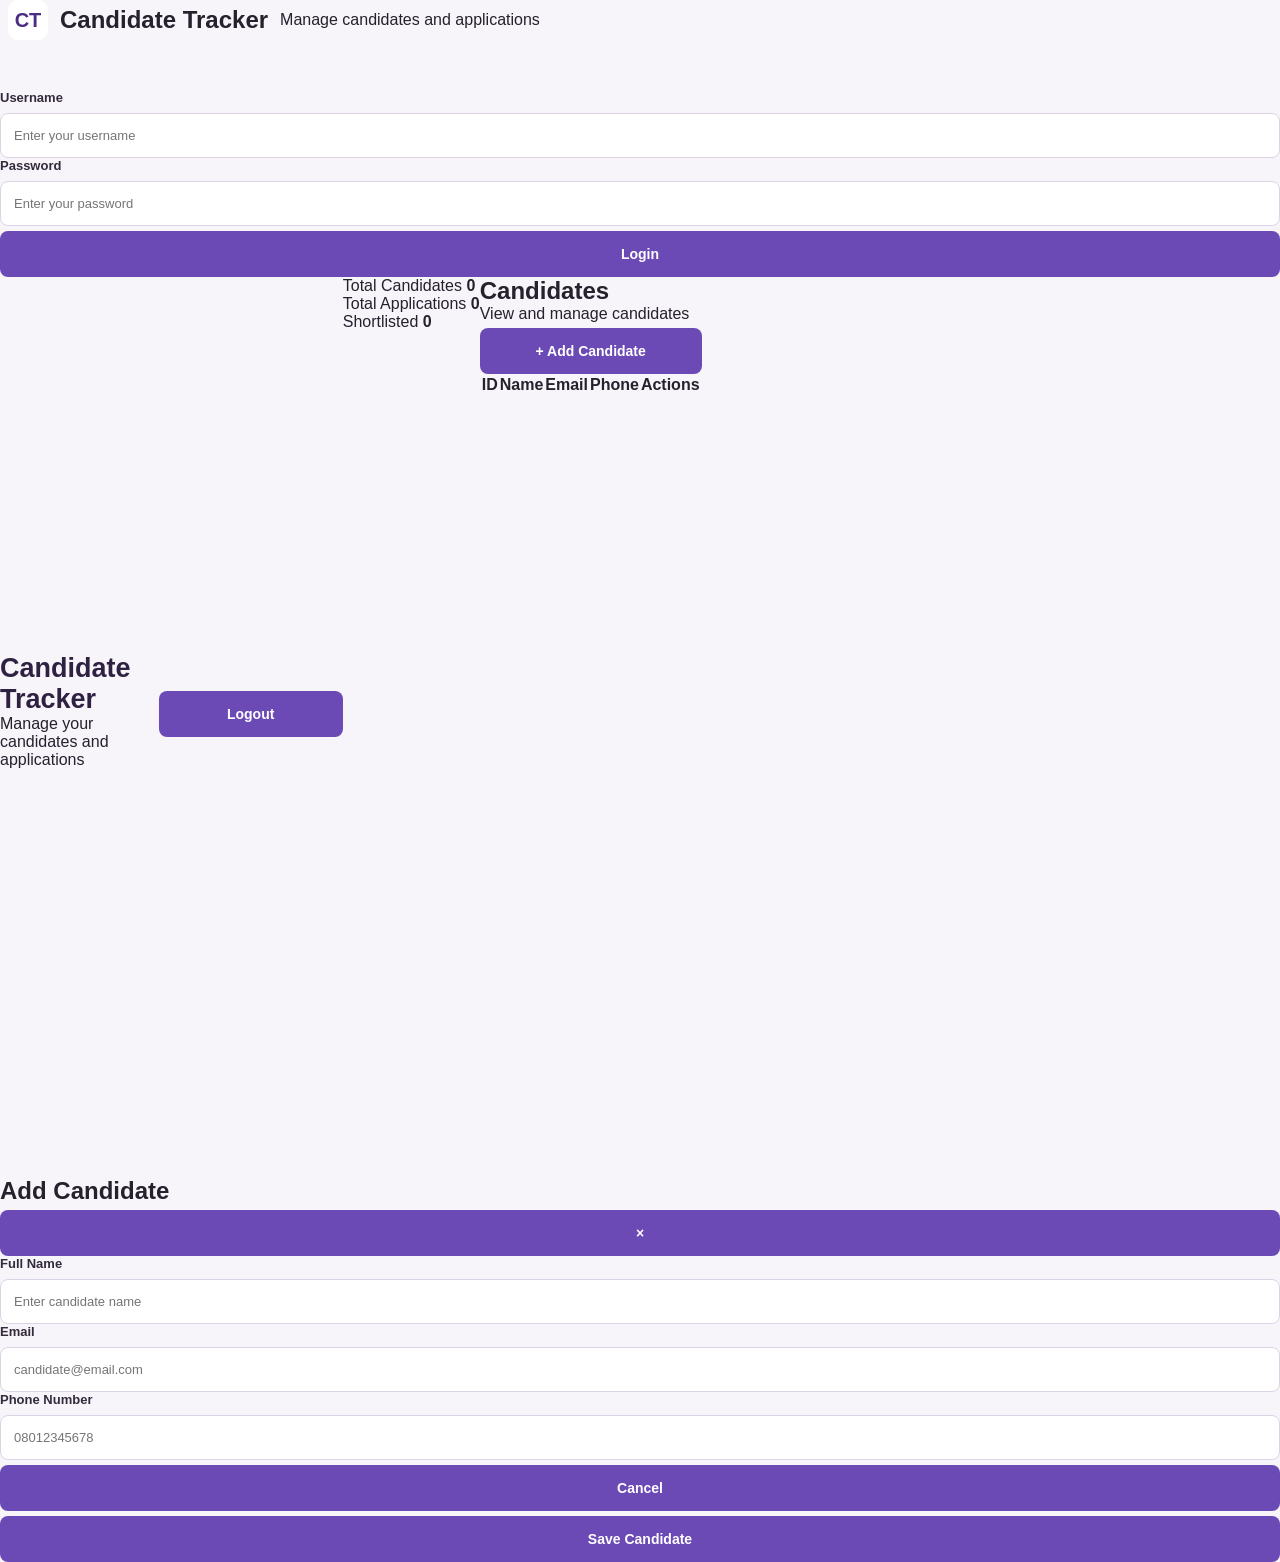
<file: static/index.html>
<!DOCTYPE html>
<html lang="en">
<head>
    <meta charset="UTF-8">
    <meta name="viewport" content="width=device-width, initial-scale=1.0">
    <title>Candidate Tracker</title>
    <link rel="stylesheet" href="/static/style.css">
</head>

<body>

<div class="app">

    <!-- Login Screen -->
    <section id="login-section" class="login-container">

        <div class="login-card">

            <div class="brand">
                <div class="brand-icon">CT</div>
                <h1>Candidate Tracker</h1>
                <p>Manage candidates and applications</p>
            </div>

            <form id="login-form">

                <div class="form-group">
                    <label for="username">Username</label>
                    <input
                        type="text"
                        id="username"
                        placeholder="Enter your username"
                        required
                    >
                </div>

                <div class="form-group">
                    <label for="password">Password</label>
                    <input
                        type="password"
                        id="password"
                        placeholder="Enter your password"
                        required
                    >
                </div>

                <button type="submit" class="primary-button">
                    Login
                </button>

                <p id="login-message" class="message"></p>

            </form>

        </div>

    </section>


    <!-- Dashboard -->
    <section id="dashboard-section" class="dashboard hidden">

        <header class="topbar">

            <div>
                <h1>Candidate Tracker</h1>
                <p>Manage your candidates and applications</p>
            </div>

            <button id="logout-button" class="logout-button">
                Logout
            </button>

        </header>


        <!-- Statistics -->
        <div class="stats">

            <div class="stat-card">
                <span>Total Candidates</span>
                <strong id="total-candidates">0</strong>
            </div>

            <div class="stat-card">
                <span>Total Applications</span>
                <strong id="total-applications">0</strong>
            </div>

            <div class="stat-card">
                <span>Shortlisted</span>
                <strong id="shortlisted-candidates">0</strong>
            </div>

        </div>


        <!-- Candidates -->
        <div class="content-card">

            <div class="content-header">

                <div>
                    <h2>Candidates</h2>
                    <p>View and manage candidates</p>
                </div>

                <button id="add-candidate-button" class="primary-button">
                    + Add Candidate
                </button>

            </div>


            <div class="table-container">

                <table>

                    <thead>
                        <tr>
                            <th>ID</th>
                            <th>Name</th>
                            <th>Email</th>
                            <th>Phone</th>
                            <th>Actions</th>
                        </tr>
                    </thead>

                    <tbody id="candidate-table-body">
                        <!-- Candidates will be loaded here -->
                    </tbody>

                </table>

            </div>

        </div>

    </section>


    <!-- Add Candidate Modal -->
    <div id="candidate-modal" class="modal hidden">

        <div class="modal-content">

            <div class="modal-header">
                <h2 id="modal-title">Add Candidate</h2>

                <button id="close-modal" class="close-button">
                    ×
                </button>
            </div>


            <form id="candidate-form">

                <input type="hidden" id="candidate-id">

                <div class="form-group">
                    <label for="candidate-name">Full Name</label>
                    <input
                        type="text"
                        id="candidate-name"
                        placeholder="Enter candidate name"
                        required
                    >
                </div>

                <div class="form-group">
                    <label for="candidate-email">Email</label>
                    <input
                        type="email"
                        id="candidate-email"
                        placeholder="candidate@email.com"
                        required
                    >
                </div>

                <div class="form-group">
                    <label for="candidate-phone">Phone Number</label>
                    <input
                        type="text"
                        id="candidate-phone"
                        placeholder="08012345678"
                        required
                    >
                </div>

                <p id="candidate-message" class="message"></p>

                <div class="modal-actions">

                    <button
                        type="button"
                        id="cancel-button"
                        class="secondary-button"
                    >
                        Cancel
                    </button>

                    <button
                        type="submit"
                        class="primary-button"
                    >
                        Save Candidate
                    </button>

                </div>

            </form>

        </div>

    </div>

</div>

<script src="/static/app.js"></script>

</body>
</html>
</file>
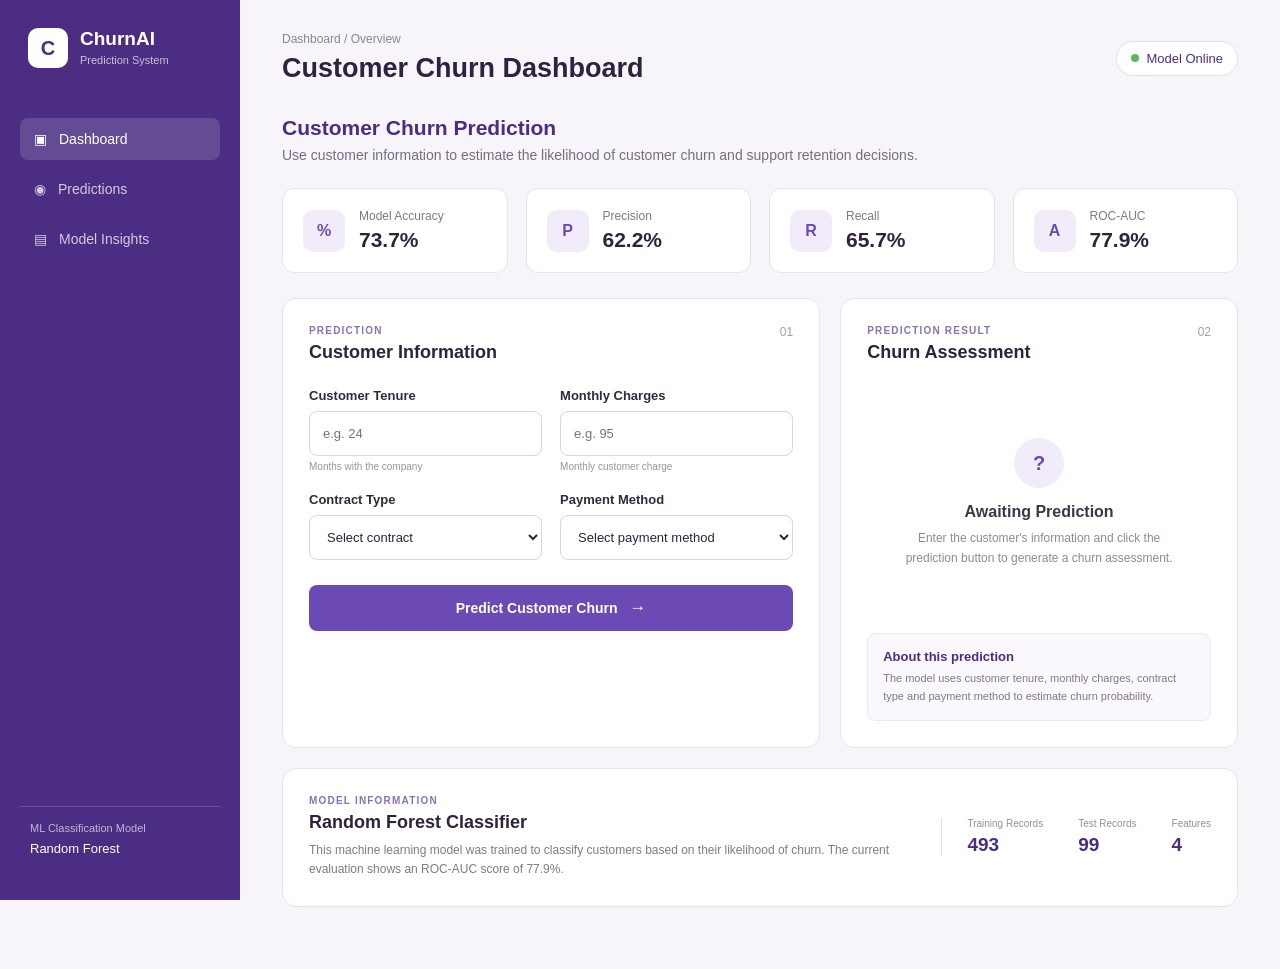
<file: templates/index.html>
<!DOCTYPE html>
<html lang="en">
<head>
    <meta charset="UTF-8">
    <meta name="viewport" content="width=device-width, initial-scale=1.0">

    <title>ChurnAI Dashboard</title>

    <link rel="stylesheet" href="/static/style.css">
</head>

<body>

<div class="dashboard">

    <!-- SIDEBAR -->
    <aside class="sidebar">

        <div class="brand">
            <div class="brand-icon">C</div>
            <div>
                <h2>ChurnAI</h2>
                <span>Prediction System</span>
            </div>
        </div>

        <nav>
            <a href="#" class="active">
                <span>▣</span>
                Dashboard
            </a>

            <a href="#">
                <span>◉</span>
                Predictions
            </a>

            <a href="#">
                <span>▤</span>
                Model Insights
            </a>
        </nav>

        <div class="sidebar-footer">
            <p>ML Classification Model</p>
            <span>Random Forest</span>
        </div>

    </aside>


    <!-- MAIN CONTENT -->
    <main class="main-content">

        <!-- TOP BAR -->
        <header class="topbar">

            <div>
                <p class="breadcrumb">Dashboard / Overview</p>
                <h1>Customer Churn Dashboard</h1>
            </div>

            <div class="status">
                <span class="status-dot"></span>
                Model Online
            </div>

        </header>


        <!-- INTRO -->
        <section class="intro">

            <div>
                <h2>Customer Churn Prediction</h2>

                <p>
                    Use customer information to estimate the likelihood
                    of customer churn and support retention decisions.
                </p>
            </div>

        </section>


        <!-- KPI CARDS -->
        <section class="metrics">

            <div class="metric-card">
                <div class="metric-icon">%</div>
                <div>
                    <p>Model Accuracy</p>
                    <h3>73.7%</h3>
                </div>
            </div>

            <div class="metric-card">
                <div class="metric-icon">P</div>
                <div>
                    <p>Precision</p>
                    <h3>62.2%</h3>
                </div>
            </div>

            <div class="metric-card">
                <div class="metric-icon">R</div>
                <div>
                    <p>Recall</p>
                    <h3>65.7%</h3>
                </div>
            </div>

            <div class="metric-card">
                <div class="metric-icon">A</div>
                <div>
                    <p>ROC-AUC</p>
                    <h3>77.9%</h3>
                </div>
            </div>

        </section>


        <!-- PREDICTION AREA -->
        <section class="prediction-grid">

            <!-- INPUT CARD -->
            <div class="card prediction-card">

                <div class="card-header">
                    <div>
                        <p class="section-label">PREDICTION</p>
                        <h2>Customer Information</h2>
                    </div>

                    <span class="card-number">01</span>
                </div>

                <form id="predictionForm">

                    <div class="form-row">

                        <div class="form-group">
                            <label for="tenure">Customer Tenure</label>

                            <input
                                type="number"
                                id="tenure"
                                placeholder="e.g. 24"
                                required
                            >

                            <span class="field-hint">
                                Months with the company
                            </span>
                        </div>


                        <div class="form-group">
                            <label for="monthly_charges">
                                Monthly Charges
                            </label>

                            <input
                                type="number"
                                id="monthly_charges"
                                placeholder="e.g. 95"
                                required
                            >

                            <span class="field-hint">
                                Monthly customer charge
                            </span>
                        </div>

                    </div>


                    <div class="form-row">

                        <div class="form-group">
                            <label for="contract_type">
                                Contract Type
                            </label>

                            <select id="contract_type" required>

                                <option value="">
                                    Select contract
                                </option>

                                <option value="0">
                                    Month-to-month
                                </option>

                                <option value="1">
                                    Annual
                                </option>

                            </select>
                        </div>


                        <div class="form-group">
                            <label for="payment_method">
                                Payment Method
                            </label>

                            <select id="payment_method" required>

                                <option value="">
                                    Select payment method
                                </option>

                                <option value="0">
                                    Bank Transfer
                                </option>

                                <option value="1">
                                    Card
                                </option>

                            </select>
                        </div>

                    </div>


                    <button type="submit">
                        Predict Customer Churn
                        <span>→</span>
                    </button>

                </form>

            </div>


            <!-- RESULT CARD -->
            <div class="card result-card">

                <div class="card-header">

                    <div>
                        <p class="section-label">PREDICTION RESULT</p>
                        <h2>Churn Assessment</h2>
                    </div>

                    <span class="card-number">02</span>

                </div>


                <div id="result" class="result">

                    <div class="empty-result">

                        <div class="result-icon">
                            ?
                        </div>

                        <h3>Awaiting Prediction</h3>

                        <p>
                            Enter the customer's information and
                            click the prediction button to generate
                            a churn assessment.
                        </p>

                    </div>

                </div>


                <div class="insight">

                    <h3>About this prediction</h3>

                    <p>
                        The model uses customer tenure, monthly charges,
                        contract type and payment method to estimate
                        churn probability.
                    </p>

                </div>

            </div>

        </section>


        <!-- MODEL INFORMATION -->
        <section class="model-section">

            <div class="card model-card">

                <div>
                    <p class="section-label">MODEL INFORMATION</p>

                    <h2>Random Forest Classifier</h2>

                    <p>
                        This machine learning model was trained to
                        classify customers based on their likelihood
                        of churn. The current evaluation shows an
                        ROC-AUC score of 77.9%.
                    </p>
                </div>


                <div class="model-details">

                    <div>
                        <span>Training Records</span>
                        <strong>493</strong>
                    </div>

                    <div>
                        <span>Test Records</span>
                        <strong>99</strong>
                    </div>

                    <div>
                        <span>Features</span>
                        <strong>4</strong>
                    </div>

                </div>

            </div>

        </section>

    </main>

</div>


<script>

    document
        .getElementById("predictionForm")
        .addEventListener("submit", async function(event) {

            event.preventDefault();

            const tenure =
                document.getElementById("tenure").value;

            const monthlyCharges =
                document.getElementById("monthly_charges").value;

            const contractType =
                document.getElementById("contract_type").value;

            const paymentMethod =
                document.getElementById("payment_method").value;


            const response = await fetch("/predict", {

                method: "POST",

                headers: {
                    "Content-Type": "application/json"
                },

                body: JSON.stringify({

                    tenure: parseInt(tenure),

                    monthly_charges:
                        parseInt(monthlyCharges),

                    contract_type:
                        parseInt(contractType),

                    payment_method:
                        parseInt(paymentMethod)

                })

            });


            const result =
                await response.json();


            const resultBox =
                document.getElementById("result");


            resultBox.style.display = "block";


            if (result.prediction === 1) {

                resultBox.innerHTML = `

                    <div class="prediction-output churn">

                        <div class="result-icon">
                            !
                        </div>

                        <p class="prediction-label">
                            PREDICTION
                        </p>

                        <h3>
                            Customer is likely to churn
                        </h3>

                        <div class="probability">
                            ${Math.round(
                                result.churn_probability * 100
                            )}%
                        </div>

                        <p class="probability-label">
                            Churn Probability
                        </p>

                    </div>

                `;

            } else {

                resultBox.innerHTML = `

                    <div class="prediction-output safe">

                        <div class="result-icon">
                            ✓
                        </div>

                        <p class="prediction-label">
                            PREDICTION
                        </p>

                        <h3>
                            Customer is unlikely to churn
                        </h3>

                        <div class="probability">
                            ${Math.round(
                                result.churn_probability * 100
                            )}%
                        </div>

                        <p class="probability-label">
                            Churn Probability
                        </p>

                    </div>

                `;

            }

        });

</script>

</body>
</html>
</file>
<file: static/style.css>
* {
    margin: 0;
    padding: 0;
    box-sizing: border-box;
}

body {
    font-family: Arial, sans-serif;
    background: #F7F5FA;
    color: #25212D;
}


/* =========================
   DASHBOARD LAYOUT
========================= */

.dashboard {
    display: flex;
    min-height: 100vh;
}


/* =========================
   SIDEBAR
========================= */

.sidebar {
    width: 240px;
    background: #4B2E83;
    color: white;
    padding: 28px 20px;
    display: flex;
    flex-direction: column;
    position: fixed;
    top: 0;
    bottom: 0;
    left: 0;
}

.brand {
    display: flex;
    align-items: center;
    gap: 12px;
    padding: 0 8px;
    margin-bottom: 50px;
}

.brand-icon {
    width: 40px;
    height: 40px;
    border-radius: 10px;
    background: #FFFFFF;
    color: #4B2E83;
    display: flex;
    align-items: center;
    justify-content: center;
    font-weight: 700;
    font-size: 20px;
}

.brand h2 {
    font-size: 19px;
}

.brand span {
    font-size: 11px;
    opacity: 0.7;
}


.sidebar nav {
    display: flex;
    flex-direction: column;
    gap: 8px;
}

.sidebar nav a {
    color: white;
    text-decoration: none;
    padding: 13px 14px;
    border-radius: 8px;
    display: flex;
    align-items: center;
    gap: 12px;
    font-size: 14px;
    opacity: 0.75;
}

.sidebar nav a:hover,
.sidebar nav a.active {
    background: rgba(255, 255, 255, 0.14);
    opacity: 1;
}

.sidebar-footer {
    margin-top: auto;
    padding: 15px 10px;
    border-top: 1px solid rgba(255, 255, 255, 0.15);
}

.sidebar-footer p {
    font-size: 11px;
    opacity: 0.65;
    margin-bottom: 5px;
}

.sidebar-footer span {
    font-size: 13px;
}


/* =========================
   MAIN CONTENT
========================= */

.main-content {
    margin-left: 240px;
    width: calc(100% - 240px);
    padding: 32px 42px;
}


/* =========================
   TOP BAR
========================= */

.topbar {
    display: flex;
    justify-content: space-between;
    align-items: center;
    margin-bottom: 32px;
}

.breadcrumb {
    font-size: 12px;
    color: #8B8497;
    margin-bottom: 7px;
}

.topbar h1 {
    font-size: 27px;
    color: #2E2142;
}

.status {
    background: #FFFFFF;
    border: 1px solid #E5DFED;
    padding: 9px 14px;
    border-radius: 20px;
    font-size: 13px;
    color: #4B2E83;
    display: flex;
    align-items: center;
    gap: 7px;
}

.status-dot {
    width: 8px;
    height: 8px;
    background: #5CB85C;
    border-radius: 50%;
}


/* =========================
   INTRO
========================= */

.intro {
    margin-bottom: 25px;
}

.intro h2 {
    font-size: 21px;
    margin-bottom: 7px;
    color: #4B2E83;
}

.intro p {
    color: #756D80;
    font-size: 14px;
}


/* =========================
   METRIC CARDS
========================= */

.metrics {
    display: grid;
    grid-template-columns: repeat(4, 1fr);
    gap: 18px;
    margin-bottom: 25px;
}

.metric-card {
    background: #FFFFFF;
    border: 1px solid #E8E2EF;
    border-radius: 12px;
    padding: 20px;
    display: flex;
    align-items: center;
    gap: 14px;
}

.metric-icon {
    width: 42px;
    height: 42px;
    border-radius: 10px;
    background: #F1EBFA;
    color: #6C4AB6;
    display: flex;
    align-items: center;
    justify-content: center;
    font-weight: 700;
}

.metric-card p {
    font-size: 12px;
    color: #80778C;
    margin-bottom: 5px;
}

.metric-card h3 {
    font-size: 21px;
    color: #30223F;
}


/* =========================
   CARDS
========================= */

.card {
    background: #FFFFFF;
    border: 1px solid #E8E2EF;
    border-radius: 14px;
    padding: 26px;
}

.card-header {
    display: flex;
    justify-content: space-between;
    align-items: flex-start;
    margin-bottom: 25px;
}

.section-label {
    font-size: 10px;
    letter-spacing: 1.2px;
    color: #8A70B6;
    font-weight: 700;
    margin-bottom: 6px;
}

.card-header h2 {
    font-size: 18px;
    color: #30223F;
}

.card-number {
    font-size: 12px;
    color: #A49BAF;
}


/* =========================
   PREDICTION AREA
========================= */

.prediction-grid {
    display: grid;
    grid-template-columns: 1.15fr 0.85fr;
    gap: 20px;
    margin-bottom: 20px;
}


/* =========================
   FORM
========================= */

.form-row {
    display: grid;
    grid-template-columns: 1fr 1fr;
    gap: 18px;
    margin-bottom: 20px;
}

.form-group label {
    display: block;
    font-size: 13px;
    font-weight: 600;
    margin-bottom: 8px;
    color: #332A3C;
}

.form-group input,
.form-group select {
    width: 100%;
    height: 45px;
    padding: 0 13px;
    border: 1px solid #DCD4E5;
    border-radius: 8px;
    background: #FFFFFF;
    color: #30223F;
    font-size: 13px;
    outline: none;
}

.form-group input:focus,
.form-group select:focus {
    border-color: #6C4AB6;
    box-shadow: 0 0 0 3px #F1EBFA;
}

.field-hint {
    display: block;
    margin-top: 5px;
    font-size: 10px;
    color: #9B93A5;
}

button {
    width: 100%;
    height: 46px;
    border: none;
    border-radius: 8px;
    background: #6C4AB6;
    color: white;
    font-size: 14px;
    font-weight: 600;
    cursor: pointer;
    transition: 0.2s ease;
    margin-top: 5px;
}

button span {
    margin-left: 8px;
    font-size: 17px;
}

button:hover {
    background: #4B2E83;
    transform: translateY(-1px);
}


/* =========================
   RESULT
========================= */

.result {
    min-height: 230px;
    display: flex;
    align-items: center;
    justify-content: center;
}

.empty-result {
    text-align: center;
    max-width: 270px;
}

.result-icon {
    width: 50px;
    height: 50px;
    margin: 0 auto 15px;
    border-radius: 50%;
    background: #F1EBFA;
    color: #6C4AB6;
    display: flex;
    align-items: center;
    justify-content: center;
    font-weight: 700;
    font-size: 20px;
}

.empty-result h3 {
    font-size: 16px;
    margin-bottom: 8px;
    color: #40364B;
}

.empty-result p {
    color: #918899;
    font-size: 12px;
    line-height: 1.6;
}


/* Prediction result after API response */

.prediction-output {
    text-align: center;
    width: 100%;
}

.prediction-output .result-icon {
    margin-bottom: 10px;
}

.prediction-output.safe .result-icon {
    background: #EAF7EF;
    color: #348A55;
}

.prediction-output.churn .result-icon {
    background: #FDECEC;
    color: #C34B4B;
}

.prediction-label {
    font-size: 10px;
    letter-spacing: 1.2px;
    font-weight: 700;
    color: #8A70B6;
    margin-bottom: 7px;
}

.prediction-output h3 {
    font-size: 17px;
    color: #352A40;
    margin-bottom: 15px;
}

.probability {
    font-size: 42px;
    font-weight: 700;
    color: #6C4AB6;
}

.probability-label {
    color: #918899;
    font-size: 11px;
}


/* =========================
   INSIGHT
========================= */

.insight {
    margin-top: 15px;
    padding: 15px;
    border-radius: 9px;
    background: #FAF8FD;
    border: 1px solid #EDE7F4;
}

.insight h3 {
    color: #4B2E83;
    font-size: 13px;
    margin-bottom: 6px;
}

.insight p {
    color: #81788C;
    font-size: 11px;
    line-height: 1.6;
}


/* =========================
   MODEL INFORMATION
========================= */

.model-section {
    margin-bottom: 30px;
}

.model-card {
    display: flex;
    justify-content: space-between;
    align-items: center;
    gap: 30px;
}

.model-card h2 {
    font-size: 18px;
    margin-bottom: 8px;
    color: #30223F;
}

.model-card > div:first-child {
    max-width: 600px;
}

.model-card > div:first-child > p:last-child {
    font-size: 12px;
    color: #81788C;
    line-height: 1.6;
}

.model-details {
    display: flex;
    gap: 35px;
    padding-left: 25px;
    border-left: 1px solid #E8E2EF;
}

.model-details div {
    display: flex;
    flex-direction: column;
    gap: 5px;
}

.model-details span {
    font-size: 10px;
    color: #968DA0;
}

.model-details strong {
    font-size: 19px;
    color: #4B2E83;
}


/* =========================
   RESPONSIVE
========================= */

@media (max-width: 1100px) {

    .metrics {
        grid-template-columns: repeat(2, 1fr);
    }

    .prediction-grid {
        grid-template-columns: 1fr;
    }

}


@media (max-width: 750px) {

    .sidebar {
        display: none;
    }

    .main-content {
        margin-left: 0;
        width: 100%;
        padding: 25px 18px;
    }

    .metrics {
        grid-template-columns: 1fr;
    }

    .form-row {
        grid-template-columns: 1fr;
    }

    .model-card {
        flex-direction: column;
        align-items: flex-start;
    }

    .model-details {
        border-left: none;
        border-top: 1px solid #E8E2EF;
        padding-left: 0;
        padding-top: 20px;
        width: 100%;
    }

}
</file>
